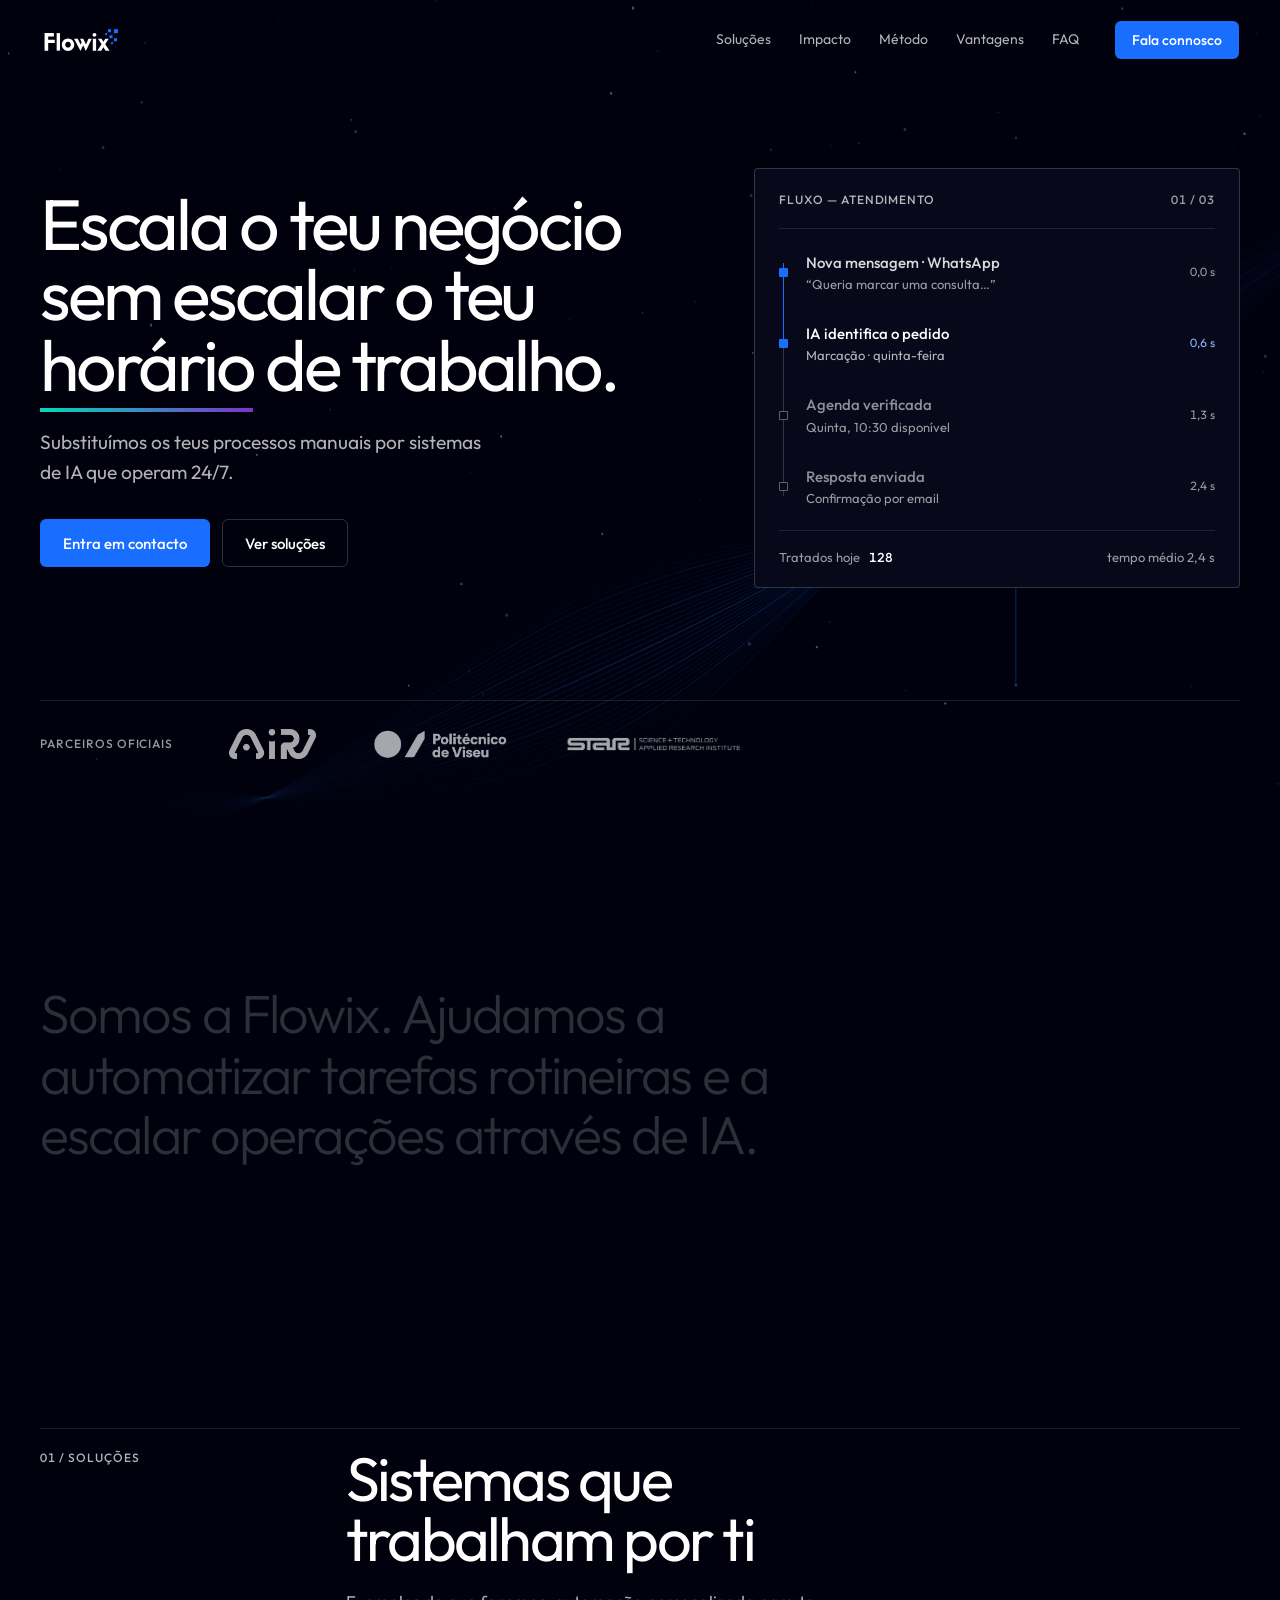
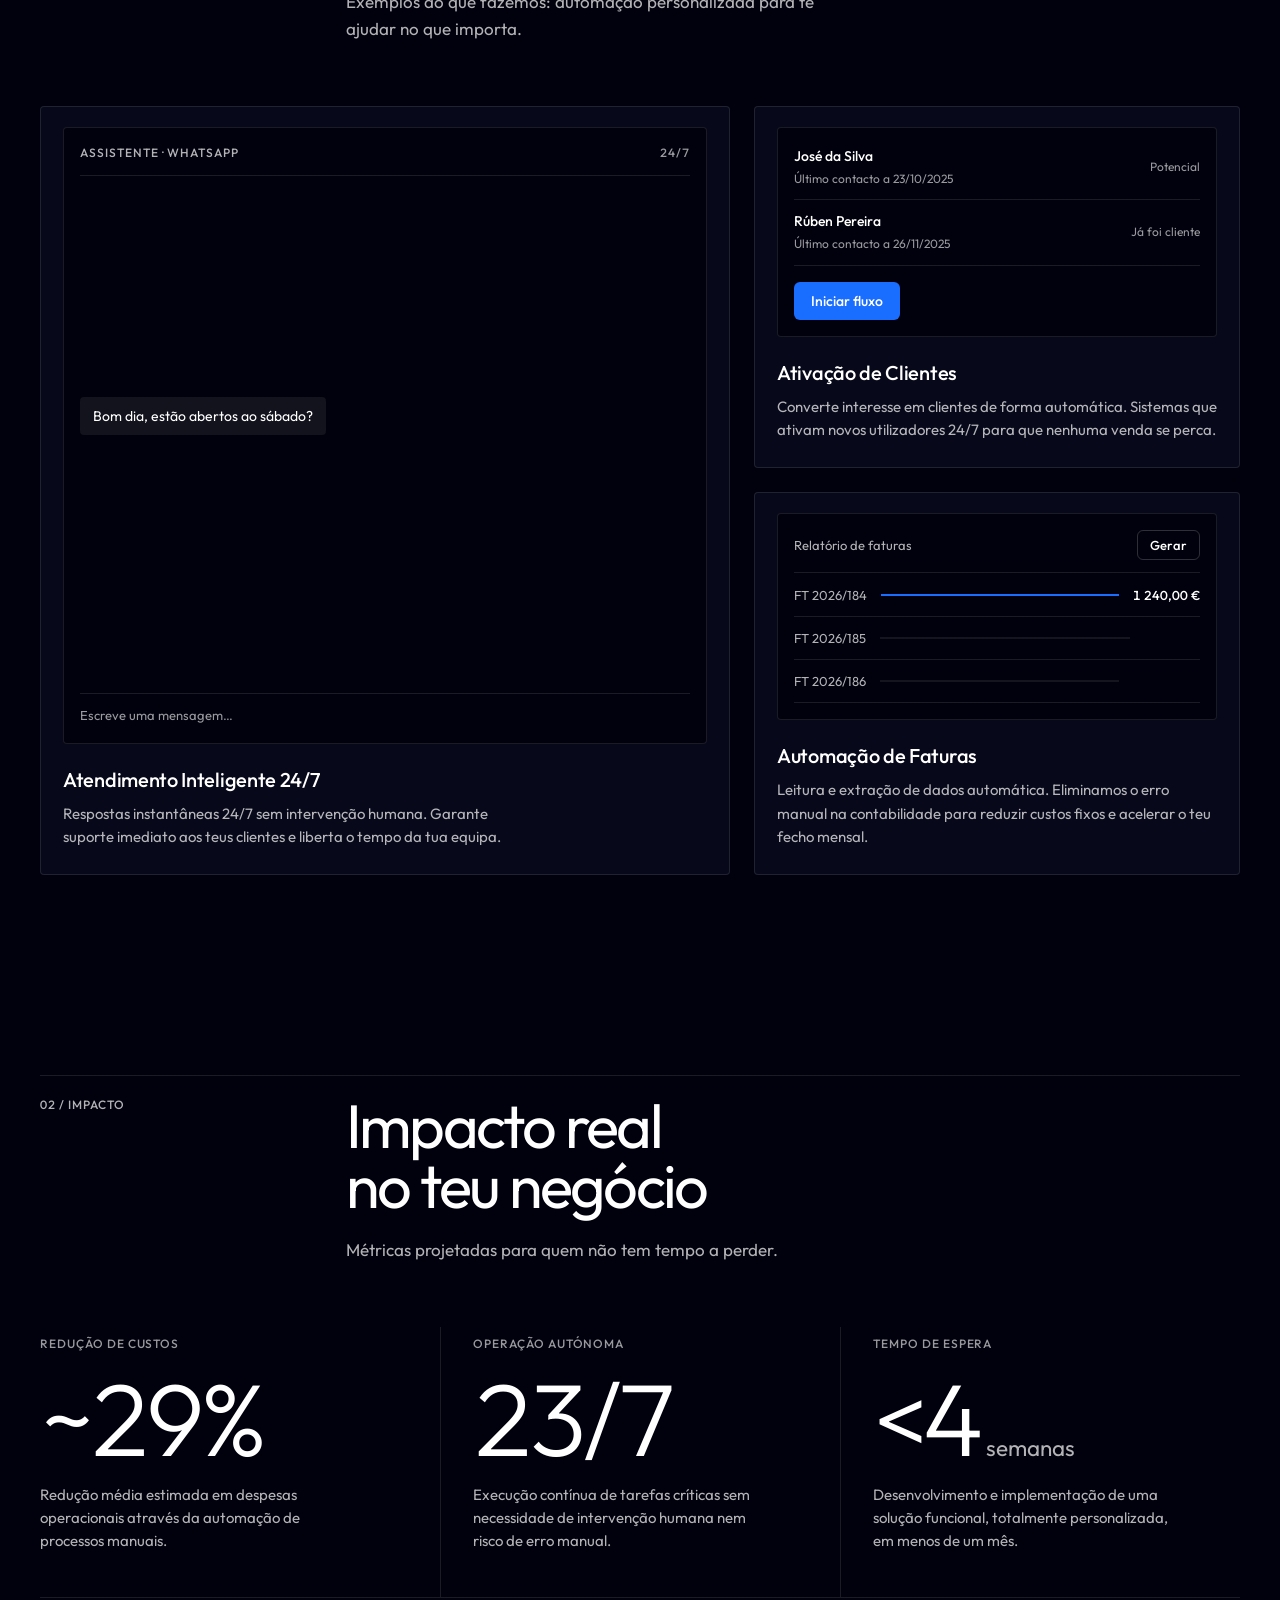
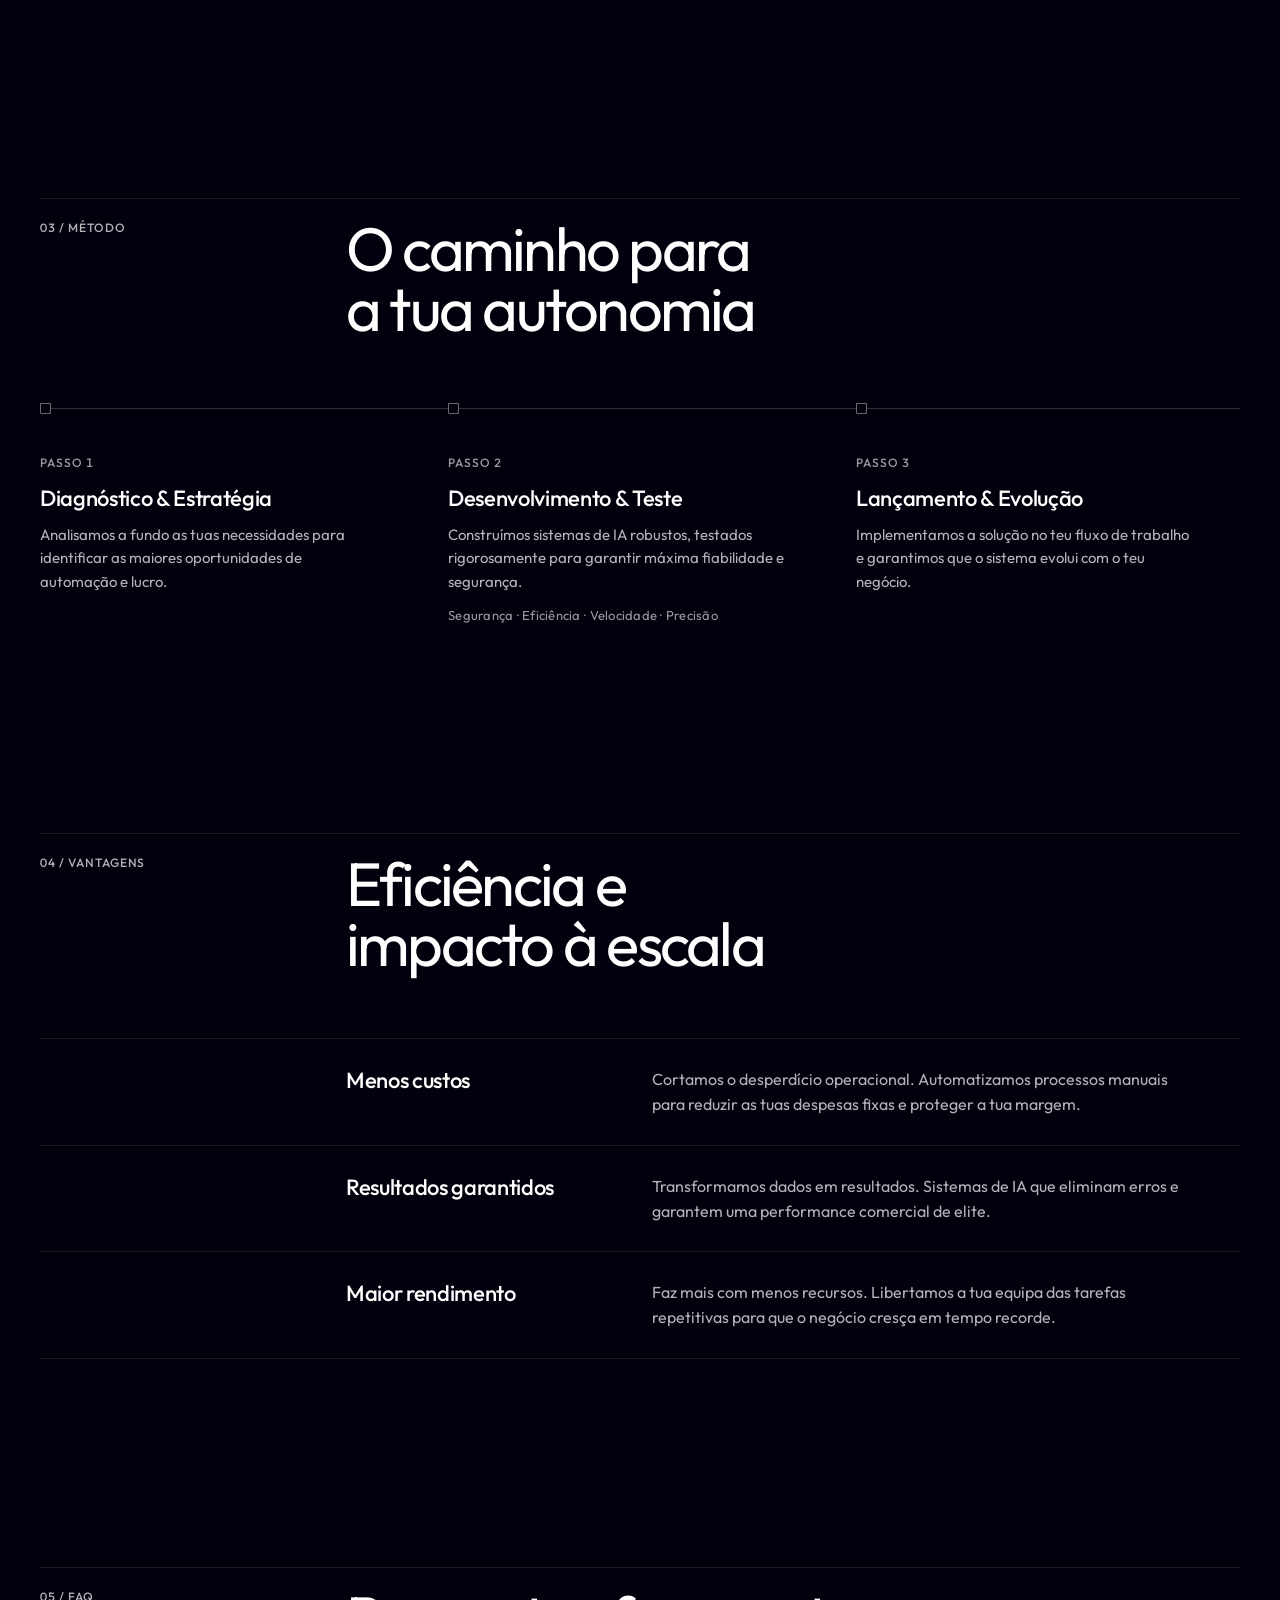
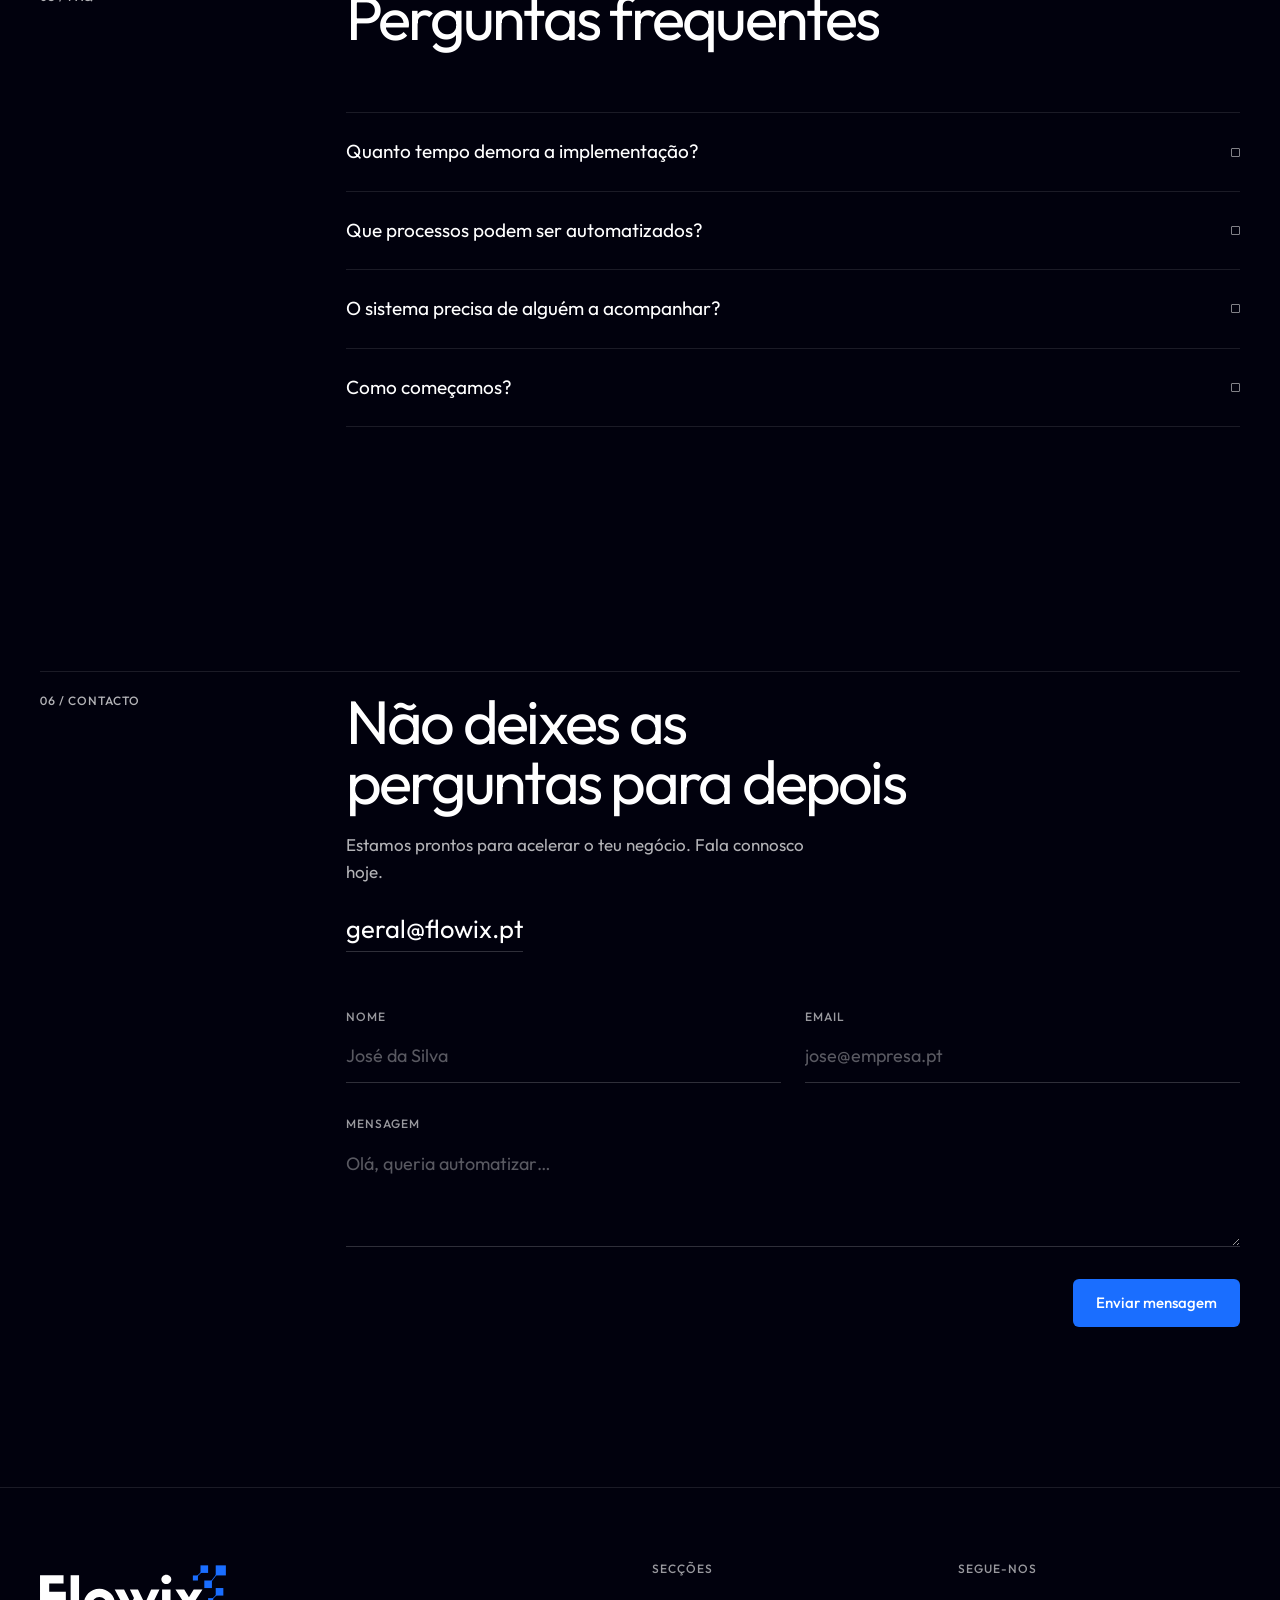
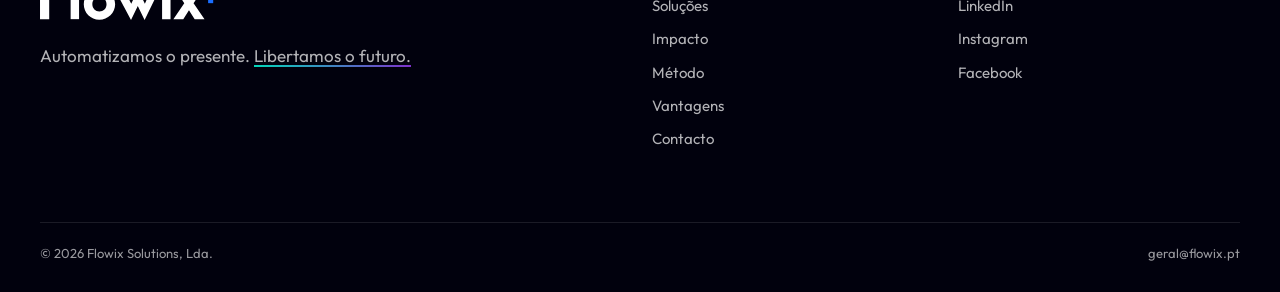
<file: site/index.html>
<!DOCTYPE html>
<html lang="pt-PT">
<head>
  <meta charset="utf-8" />
  <meta name="viewport" content="width=device-width, initial-scale=1" />
  <title>Flowix — Parceiros de Automação & IA</title>
  <meta name="description" content="Substituímos os teus processos manuais por sistemas de IA que operam 24/7. Soluções a funcionar em menos de 4 semanas." />
  <meta name="theme-color" content="#01010d" />
  <meta property="og:title" content="Flowix — Parceiros de Automação & IA" />
  <meta property="og:description" content="Escala o teu negócio sem escalar o teu horário de trabalho." />
  <meta property="og:locale" content="pt_PT" />
  <link rel="icon" href="assets/favicon.png" />
  <link rel="preconnect" href="https://fonts.googleapis.com" />
  <link rel="preconnect" href="https://fonts.gstatic.com" crossorigin />
  <link href="https://fonts.googleapis.com/css2?family=Outfit:wght@300;400;500&display=swap" rel="stylesheet" />
  <link rel="stylesheet" href="styles.css?v=5" />
</head>
<body>
  <a class="skip" href="#conteudo">Saltar para o conteúdo</a>

  <header class="nav" id="nav">
    <div class="nav__inner">
      <a class="nav__logo" href="#inicio" aria-label="Flowix — início">
        <img src="assets/logo-full-light.svg" alt="Flowix" width="92" height="30" />
      </a>
      <nav class="nav__links" aria-label="Secções">
        <a href="#solucoes">Soluções</a>
        <a href="#impacto">Impacto</a>
        <a href="#metodo">Método</a>
        <a href="#vantagens">Vantagens</a>
        <a href="#faq">FAQ</a>
      </nav>
      <a class="btn btn--primary btn--sm nav__cta" href="#contacto">Fala connosco</a>
      <button class="nav__toggle" aria-expanded="false" aria-controls="menu" aria-label="Abrir menu"><span></span><span></span></button>
    </div>
    <div class="nav__menu" id="menu" hidden>
      <a href="#solucoes">Soluções</a>
      <a href="#impacto">Impacto</a>
      <a href="#metodo">Método</a>
      <a href="#vantagens">Vantagens</a>
      <a href="#faq">FAQ</a>
      <a class="btn btn--primary" href="#contacto">Fala connosco</a>
    </div>
  </header>

  <main id="conteudo">
    <!-- HERO -->
    <section class="hero" id="inicio">
      <canvas class="hero__flow" id="flow" aria-hidden="true"></canvas>
      <div class="wrap hero__grid">
        <div class="hero__copy">
          <h1 class="hero__title reveal">
            Escala o teu negócio sem escalar o teu <span class="u-flow">horário</span> de trabalho.
          </h1>
          <p class="hero__lede reveal">Substituímos os teus processos manuais por sistemas de IA que operam 24/7.</p>
          <div class="hero__ctas reveal">
            <a class="btn btn--primary" href="#contacto">Entra em contacto</a>
            <a class="btn btn--ghost" href="#solucoes">Ver soluções</a>
          </div>
        </div>

        <!-- Live flow: steps joined like the mark -->
        <figure class="flowcard reveal" aria-label="Exemplo de um fluxo automático">
          <figcaption class="flowcard__top">
            <span class="idx" id="flowName">Fluxo — Atendimento</span>
            <span class="idx idx--dim" id="flowIdx">01 / 03</span>
          </figcaption>
          <ol class="flowcard__steps" id="flowSteps"></ol>
          <div class="flowcard__foot">
            <span>Tratados hoje <strong id="flowCount">128</strong></span>
            <span id="flowTime">tempo médio 2,4 s</span>
          </div>
        </figure>
      </div>

      <div class="wrap partners reveal">
        <p class="idx idx--dim">Parceiros oficiais</p>
        <ul>
          <li><img src="assets/partners/airv.png" alt="AIRV — Associação Empresarial da Região de Viseu" height="30" /></li>
          <li><img src="assets/partners/ipv.png" alt="Politécnico de Viseu" height="30" /></li>
          <li><img src="assets/partners/star.png" alt="STAR Institute — Science and Technology Applied Research Institute" height="22" /></li>
        </ul>
      </div>
    </section>

    <!-- SOBRE -->
    <section class="about" id="sobre" aria-label="Sobre nós">
      <div class="wrap">
        <p class="about__text" id="aboutText">Somos a Flowix. Ajudamos a automatizar tarefas rotineiras e a escalar operações através de IA.</p>
      </div>
    </section>

    <!-- SOLUÇÕES -->
    <section class="section" id="solucoes">
      <div class="wrap">
        <header class="sh reveal">
          <span class="idx">01 / Soluções</span>
          <div>
            <h2>Sistemas que trabalham por ti</h2>
            <p>Exemplos do que fazemos: automação personalizada para te ajudar no que importa.</p>
          </div>
        </header>

        <div class="bento">
          <article class="card card--chat reveal">
            <div class="demo demo--chat" aria-hidden="true">
              <div class="demo__head"><span class="idx">Assistente · WhatsApp</span><span class="idx idx--dim">24/7</span></div>
              <div class="bubble bubble--in">Bom dia, estão abertos ao sábado?</div>
              <div class="bubble bubble--out">Bom dia! Ao sábado estamos abertos das 9:00 às 13:00.</div>
              <div class="bubble bubble--in">Então queria marcar uma consulta para quinta.</div>
              <div class="bubble bubble--out">Claro. Tenho quinta às 10:30 ou às 15:00. Qual prefere?</div>
              <div class="bubble bubble--in">10:30, obrigado.</div>
              <div class="bubble bubble--out">Marcado. Enviei a confirmação por email.</div>
              <div class="demo__input"><span>Escreve uma mensagem…</span></div>
            </div>
            <h3>Atendimento Inteligente 24/7</h3>
            <p>Respostas instantâneas 24/7 sem intervenção humana. Garante suporte imediato aos teus clientes e liberta o tempo da tua equipa.</p>
          </article>

          <article class="card card--crm reveal">
            <div class="demo demo--crm">
              <ul class="rows">
                <li><span><strong>José da Silva</strong><small>Último contacto a 23/10/2025</small></span><em>Potencial</em></li>
                <li><span><strong>Rúben Pereira</strong><small>Último contacto a 26/11/2025</small></span><em>Já foi cliente</em></li>
              </ul>
              <button class="btn btn--primary btn--sm" id="crmBtn" type="button">Iniciar fluxo</button>
            </div>
            <h3>Ativação de Clientes</h3>
            <p>Converte interesse em clientes de forma automática. Sistemas que ativam novos utilizadores 24/7 para que nenhuma venda se perca.</p>
          </article>

          <article class="card card--inv reveal">
            <div class="demo demo--inv">
              <div class="demo__bar">
                <span>Relatório de faturas</span>
                <button class="btn btn--ghost btn--xs" id="invBtn" type="button">Gerar</button>
              </div>
              <ul class="rows inv" id="invList">
                <li><span>FT 2026/184</span><span class="inv__bar"><i></i></span><b>1 240,00 €</b></li>
                <li><span>FT 2026/185</span><span class="inv__bar"><i></i></span><b>386,50 €</b></li>
                <li><span>FT 2026/186</span><span class="inv__bar"><i></i></span><b>2 015,20 €</b></li>
              </ul>
            </div>
            <h3>Automação de Faturas</h3>
            <p>Leitura e extração de dados automática. Eliminamos o erro manual na contabilidade para reduzir custos fixos e acelerar o teu fecho mensal.</p>
          </article>
        </div>
      </div>
    </section>

    <!-- IMPACTO -->
    <section class="section section--tight" id="impacto">
      <div class="wrap">
        <header class="sh reveal">
          <span class="idx">02 / Impacto</span>
          <div>
            <h2>Impacto real no teu negócio</h2>
            <p>Métricas projetadas para quem não tem tempo a perder.</p>
          </div>
        </header>
        <div class="stats">
          <div class="stat reveal">
            <span class="idx idx--dim">Redução de custos</span>
            <strong class="stat__num"><span class="count" data-to="30" data-prefix="~">~0</span>%</strong>
            <p>Redução média estimada em despesas operacionais através da automação de processos manuais.</p>
          </div>
          <div class="stat reveal">
            <span class="idx idx--dim">Operação autónoma</span>
            <strong class="stat__num"><span class="count" data-to="24">0</span>/7</strong>
            <p>Execução contínua de tarefas críticas sem necessidade de intervenção humana nem risco de erro manual.</p>
          </div>
          <div class="stat reveal">
            <span class="idx idx--dim">Tempo de espera</span>
            <strong class="stat__num">&lt;<span class="count" data-to="4">0</span><small>semanas</small></strong>
            <p>Desenvolvimento e implementação de uma solução funcional, totalmente personalizada, em menos de um mês.</p>
          </div>
        </div>
      </div>
    </section>

    <!-- MÉTODO -->
    <section class="section" id="metodo">
      <div class="wrap">
        <header class="sh reveal">
          <span class="idx">03 / Método</span>
          <div>
            <h2>O caminho para a tua autonomia</h2>
          </div>
        </header>
        <ol class="steps" id="steps">
          <li class="step reveal">
            <span class="step__node" aria-hidden="true"></span>
            <span class="idx idx--dim">Passo 1</span>
            <h3>Diagnóstico &amp; Estratégia</h3>
            <p>Analisamos a fundo as tuas necessidades para identificar as maiores oportunidades de automação e lucro.</p>
          </li>
          <li class="step reveal">
            <span class="step__node" aria-hidden="true"></span>
            <span class="idx idx--dim">Passo 2</span>
            <h3>Desenvolvimento &amp; Teste</h3>
            <p>Construímos sistemas de IA robustos, testados rigorosamente para garantir máxima fiabilidade e segurança.</p>
            <p class="step__criteria">Segurança · Eficiência · Velocidade · Precisão</p>
          </li>
          <li class="step reveal">
            <span class="step__node" aria-hidden="true"></span>
            <span class="idx idx--dim">Passo 3</span>
            <h3>Lançamento &amp; Evolução</h3>
            <p>Implementamos a solução no teu fluxo de trabalho e garantimos que o sistema evolui com o teu negócio.</p>
          </li>
        </ol>
      </div>
    </section>

    <!-- VANTAGENS -->
    <section class="section" id="vantagens">
      <div class="wrap">
        <header class="sh reveal">
          <span class="idx">04 / Vantagens</span>
          <div>
            <h2>Eficiência e impacto à escala</h2>
          </div>
        </header>
        <ul class="perks">
          <li class="perk reveal">
            <h3>Menos custos</h3>
            <p>Cortamos o desperdício operacional. Automatizamos processos manuais para reduzir as tuas despesas fixas e proteger a tua margem.</p>
          </li>
          <li class="perk reveal">
            <h3>Resultados garantidos</h3>
            <p>Transformamos dados em resultados. Sistemas de IA que eliminam erros e garantem uma performance comercial de elite.</p>
          </li>
          <li class="perk reveal">
            <h3>Maior rendimento</h3>
            <p>Faz mais com menos recursos. Libertamos a tua equipa das tarefas repetitivas para que o negócio cresça em tempo recorde.</p>
          </li>
        </ul>
      </div>
    </section>

    <!-- FAQ -->
    <section class="section" id="faq">
      <div class="wrap">
        <header class="sh reveal">
          <span class="idx">05 / FAQ</span>
          <div>
            <h2>Perguntas frequentes</h2>
          </div>
        </header>
        <div class="faq reveal">
          <details>
            <summary>Quanto tempo demora a implementação?</summary>
            <p>Menos de 4 semanas desde o diagnóstico até teres uma solução funcional, totalmente personalizada, a correr no teu negócio.</p>
          </details>
          <details>
            <summary>Que processos podem ser automatizados?</summary>
            <p>Tarefas rotineiras e repetitivas: atendimento a clientes, ativação de novos clientes, leitura e lançamento de faturas, entre outras. O diagnóstico inicial mostra onde está o maior retorno.</p>
          </details>
          <details>
            <summary>O sistema precisa de alguém a acompanhar?</summary>
            <p>Não no dia a dia. Os sistemas operam 24/7 sem intervenção humana nas tarefas automatizadas. Depois do lançamento continuamos contigo para que o sistema evolua com o negócio.</p>
          </details>
          <details>
            <summary>Como começamos?</summary>
            <p>Fala connosco pelo formulário abaixo ou por <a href="mailto:geral@flowix.pt">geral@flowix.pt</a>. O primeiro passo é o diagnóstico.</p>
          </details>
        </div>
      </div>
    </section>

    <!-- CONTACTO -->
    <section class="section section--wide contact" id="contacto">
      <div class="wrap">
        <header class="sh reveal">
          <span class="idx">06 / Contacto</span>
          <div>
            <h2>Não deixes as perguntas para depois</h2>
            <p>Estamos prontos para acelerar o teu negócio. Fala connosco hoje.</p>
            <a class="contact__mail" href="mailto:geral@flowix.pt">geral@flowix.pt</a>
          </div>
        </header>
        <form class="form reveal" id="contactForm" novalidate>
          <label><span class="idx idx--dim">Nome</span><input name="nome" autocomplete="name" placeholder="José da Silva" required /></label>
          <label><span class="idx idx--dim">Email</span><input name="email" type="email" autocomplete="email" placeholder="jose@empresa.pt" required /></label>
          <label class="form__full"><span class="idx idx--dim">Mensagem</span><textarea name="mensagem" rows="3" placeholder="Olá, queria automatizar…" required></textarea></label>
          <div class="form__full form__send">
            <p class="form__note" id="formNote" role="status"></p>
            <button class="btn btn--primary" type="submit">Enviar mensagem</button>
          </div>
        </form>
      </div>
    </section>
  </main>

  <footer class="footer">
    <div class="wrap footer__grid">
      <div>
        <img class="footer__logo" src="assets/logo-full-light.svg" alt="Flowix" width="200" height="66" />
        <p class="footer__tag">Automatizamos o presente. <span class="u-flow">Libertamos o futuro.</span></p>
      </div>
      <nav class="footer__nav" aria-label="Rodapé">
        <p class="idx idx--dim">Secções</p>
        <a href="#solucoes">Soluções</a>
        <a href="#impacto">Impacto</a>
        <a href="#metodo">Método</a>
        <a href="#vantagens">Vantagens</a>
        <a href="#contacto">Contacto</a>
      </nav>
      <div class="footer__nav">
        <p class="idx idx--dim">Segue-nos</p>
        <a href="https://www.linkedin.com/company/flowixpt" target="_blank" rel="noopener">LinkedIn</a>
        <a href="https://www.instagram.com/flowix.solutions/" target="_blank" rel="noopener">Instagram</a>
        <a href="https://www.facebook.com/profile.php?id=61585345720739" target="_blank" rel="noopener">Facebook</a>
      </div>
    </div>
    <div class="wrap footer__base">
      <span>© 2026 Flowix Solutions, Lda.</span>
      <a href="mailto:geral@flowix.pt">geral@flowix.pt</a>
    </div>
  </footer>

  <script src="main.js?v=5" defer></script>
</body>
</html>
</file>
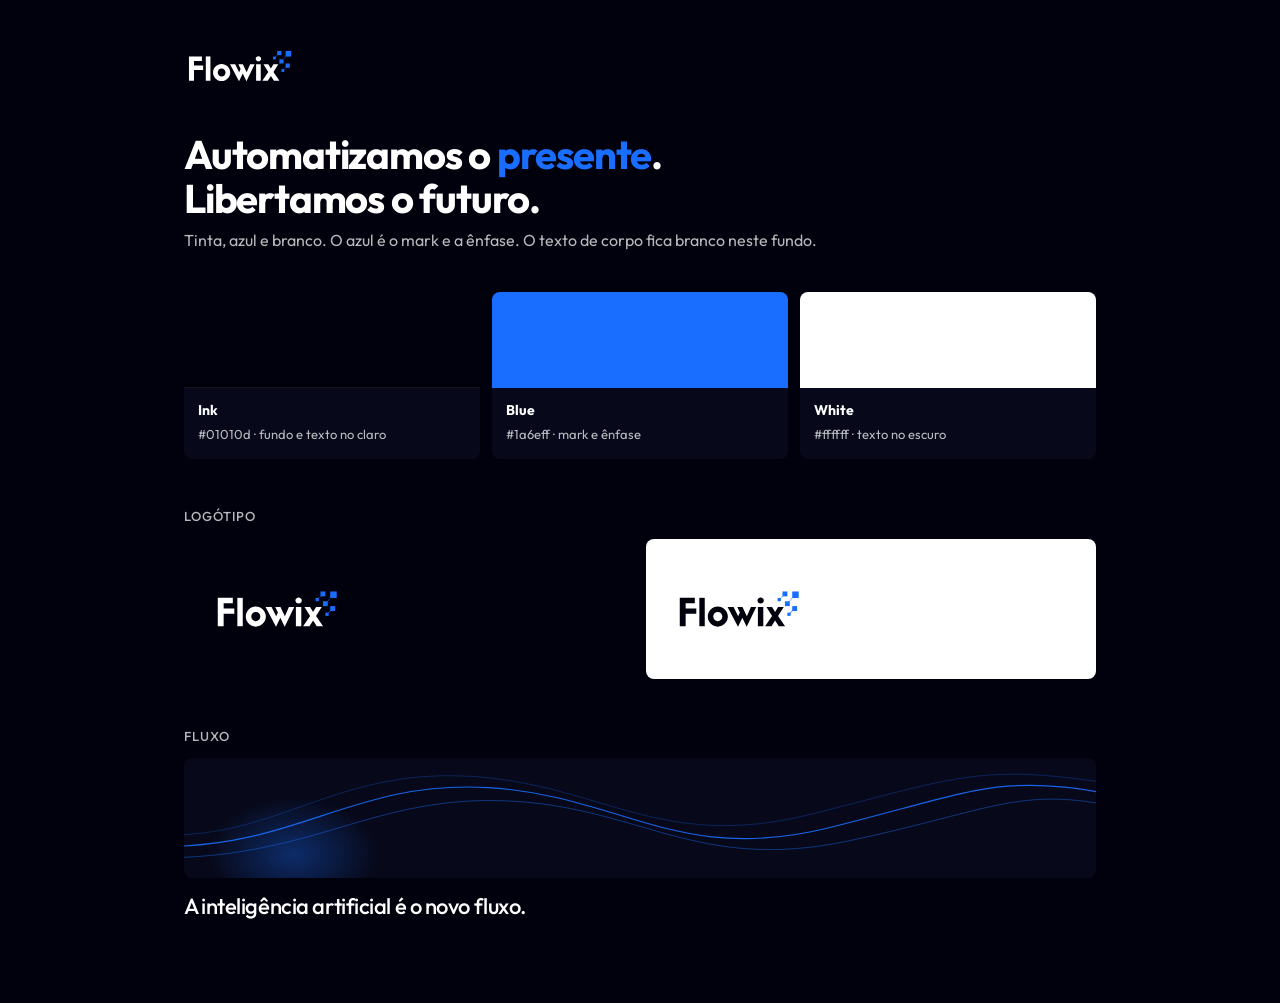
<file: brand/board.html>
<!DOCTYPE html>
<html lang="pt">
<head>
  <meta charset="utf-8" />
  <meta name="viewport" content="width=device-width, initial-scale=1" />
  <title>Flowix — paleta</title>
  <link rel="preconnect" href="https://fonts.googleapis.com" />
  <link rel="preconnect" href="https://fonts.gstatic.com" crossorigin />
  <link href="https://fonts.googleapis.com/css2?family=Outfit:wght@400;500;700&display=swap" rel="stylesheet" />
  <link rel="stylesheet" href="tokens.css" />
  <style>
    * { box-sizing: border-box; }
    body {
      margin: 0;
      background: var(--fx-ink);
      color: var(--fx-text);
      font-family: var(--fx-font);
      line-height: 1.5;
    }
    main { max-width: 960px; margin: 0 auto; padding: 48px 24px 80px; }
    header { display: flex; justify-content: space-between; align-items: center; gap: 24px; }
    .logo { height: 36px; width: auto; }
    h1 { font-size: 40px; line-height: 1.1; font-weight: 700; letter-spacing: -0.03em; margin: 48px 0 8px; }
    h1 em { font-style: normal; color: var(--fx-blue); }
    .lede { color: var(--fx-text-muted); max-width: 42rem; margin: 0 0 40px; }
    .swatches { display: grid; grid-template-columns: repeat(3, 1fr); gap: 12px; }
    .swatch { border-radius: var(--fx-radius-control); overflow: hidden; background: var(--fx-surface); }
    .chip { height: 96px; }
    .meta { padding: 12px 14px 14px; }
    .meta strong { display: block; font-size: 14px; }
    .meta span { color: var(--fx-text-muted); font-size: 13px; }
    .ink { background: var(--fx-ink); border-bottom: 1px solid rgba(255,255,255,0.08); }
    .blue { background: var(--fx-blue); }
    .white { background: var(--fx-white); }
    section { margin-top: 48px; }
    h2 { font-size: 13px; letter-spacing: 0.08em; text-transform: uppercase; color: var(--fx-text-muted); font-weight: 500; }
    .pair { display: grid; grid-template-columns: 1fr 1fr; gap: 12px; margin-top: 12px; }
    .panel { border-radius: var(--fx-radius-control); padding: 28px; min-height: 140px; display: flex; align-items: center; }
    .panel img { height: 42px; }
    .on-light { background: var(--fx-white); }
    .tagline { font-size: 22px; font-weight: 500; letter-spacing: -0.02em; margin: 12px 0 0; }
    .flow {
      margin-top: 12px;
      height: 120px;
      border-radius: var(--fx-radius-control);
      background:
        radial-gradient(120px 80px at 12% 80%, rgba(26,110,255,0.35), transparent 70%),
        var(--fx-surface);
      overflow: hidden;
    }
    @media (max-width: 700px) {
      .swatches, .pair { grid-template-columns: 1fr; }
      h1 { font-size: 32px; }
    }
  </style>
</head>
<body>
  <main>
    <header>
      <img class="logo" src="logos/logo-full-light.svg" alt="Flowix" />
    </header>
    <h1>Automatizamos o <em>presente</em>.<br />Libertamos o futuro.</h1>
    <p class="lede">Tinta, azul e branco. O azul é o mark e a ênfase. O texto de corpo fica branco neste fundo.</p>
    <div class="swatches">
      <article class="swatch">
        <div class="chip ink"></div>
        <div class="meta"><strong>Ink</strong><span>#01010d · fundo e texto no claro</span></div>
      </article>
      <article class="swatch">
        <div class="chip blue"></div>
        <div class="meta"><strong>Blue</strong><span>#1a6eff · mark e ênfase</span></div>
      </article>
      <article class="swatch">
        <div class="chip white"></div>
        <div class="meta"><strong>White</strong><span>#ffffff · texto no escuro</span></div>
      </article>
    </div>
    <section>
      <h2>Logótipo</h2>
      <div class="pair">
        <div class="panel" style="background: var(--fx-ink)"><img src="logos/logo-full-light.svg" alt="Flowix em fundo escuro" /></div>
        <div class="panel on-light"><img src="logos/logo-full-ink.svg" alt="Flowix em fundo claro" /></div>
      </div>
    </section>
    <section>
      <h2>Fluxo</h2>
      <div class="flow" aria-hidden="true">
        <svg viewBox="0 0 960 120" width="100%" height="120" fill="none">
          <path d="M-20 90 C 120 90, 180 20, 320 28 S 520 110, 680 70 S 860 10, 1000 40" stroke="#1a6eff" stroke-width="1.25" opacity="0.9"/>
          <path d="M-20 102 C 140 100, 200 36, 340 42 S 540 118, 700 84 S 880 24, 1000 52" stroke="#1a6eff" stroke-width="1" opacity="0.45"/>
          <path d="M-20 78 C 100 80, 160 8, 300 16 S 500 96, 660 56 S 840 0, 1000 28" stroke="#1a6eff" stroke-width="1" opacity="0.28"/>
        </svg>
      </div>
      <p class="tagline">A inteligência artificial é o novo fluxo.</p>
    </section>
  </main>
</body>
</html>
</file>
<file: site/styles.css>
/* Flowix landing.
   Tokens mirror brand/tokens.css — change colours there first, then here.
   System: editorial, left-aligned, hairline rules, numbered section indices,
   short corners (brand: controls max 8px), one glow only (Método line). */

:root {
  --fx-ink: #01010d;
  --fx-blue: #1a6eff;
  --fx-white: #ffffff;

  /* Derived */
  --fx-surface: #07091a;
  --fx-line: rgba(255, 255, 255, 0.1);
  --fx-line-strong: rgba(255, 255, 255, 0.18);
  --fx-text: var(--fx-white);
  --fx-text-muted: rgba(255, 255, 255, 0.7);
  --fx-text-dim: rgba(255, 255, 255, 0.6);   /* AA on ink at small sizes */

  /* Accent from the 2026 social posts (caption underline). Decoration only, never text. */
  --fx-flow: linear-gradient(90deg, #03d8ba 0%, #4085c2 50%, #7e32cb 100%);

  --fx-font: "Outfit", "Avenir Next", "Segoe UI", sans-serif;
  --r-node: 1px;
  --r-control: 6px;
  --r-card: 4px;
  --wrap: 1200px;
  --gutter: 24px;
  --ease: cubic-bezier(0.22, 1, 0.36, 1);
}

*, *::before, *::after { box-sizing: border-box; }
html { scroll-behavior: smooth; -webkit-text-size-adjust: 100%; }
body {
  margin: 0;
  background: var(--fx-ink);
  color: var(--fx-text);
  font-family: var(--fx-font);
  font-weight: 400;
  line-height: 1.55;
  overflow-x: hidden;
  -webkit-font-smoothing: antialiased;
}
img, svg, canvas { display: block; max-width: 100%; }
a { color: inherit; }
h1, h2, h3 { margin: 0; }
h1, h2 { font-weight: 400; letter-spacing: -0.045em; line-height: 0.98; text-wrap: balance; }
h3 { font-weight: 500; font-size: 20px; letter-spacing: -0.015em; line-height: 1.2; }
p { margin: 0; }
ul, ol { list-style: none; margin: 0; padding: 0; }
::selection { background: var(--fx-blue); color: #fff; }
:focus-visible { outline: 2px solid var(--fx-blue); outline-offset: 3px; }

.wrap { width: min(100% - 32px, var(--wrap)); margin-inline: auto; }
.skip { position: absolute; left: -9999px; top: 8px; background: var(--fx-blue); padding: 8px 12px; z-index: 100; }
.skip:focus { left: 8px; }

/* ---------- Primitives ---------- */
/* Section index / label: plain text, no box */
.idx {
  font-size: 12px; font-weight: 500; letter-spacing: 0.08em; text-transform: uppercase;
  font-variant-numeric: tabular-nums; color: var(--fx-text-muted);
}
.idx--dim { color: var(--fx-text-dim); }

.btn {
  --h: 48px;
  display: inline-flex; align-items: center; justify-content: center; gap: 8px;
  height: var(--h); padding: 0 22px;
  font: 500 15px/1 var(--fx-font);
  text-decoration: none; cursor: pointer;
  border-radius: var(--r-control);
  border: 1px solid transparent;
  transition: background 0.2s, border-color 0.2s, color 0.2s;
}
.btn--primary { background: var(--fx-blue); color: #fff; }
.btn--primary:hover { background: #0f5fe8; }
.btn--ghost { background: transparent; color: #fff; border-color: var(--fx-line-strong); }
.btn--ghost:hover { border-color: rgba(255,255,255,0.45); }
.btn--sm { --h: 38px; padding: 0 16px; font-size: 14px; }
.btn--xs { --h: 30px; padding: 0 12px; font-size: 13px; }

/* Gradient underline, as in the social posts. Hero word and footer only. */
.u-flow { position: relative; white-space: nowrap; }
.u-flow::after {
  content: ""; position: absolute; left: 0; right: 0; bottom: -0.04em; height: 0.06em; min-height: 2px;
  background: var(--fx-flow);
  transform-origin: left; transform: scaleX(0);
  transition: transform 1.1s var(--ease) 0.5s;
}
.is-in .u-flow::after, .footer .u-flow::after { transform: scaleX(1); }

/* Reveal on scroll */
.reveal { opacity: 0; transform: translateY(16px); transition: opacity 0.9s var(--ease), transform 0.9s var(--ease); }
.reveal.is-in { opacity: 1; transform: none; }

/* ---------- Nav ---------- */
.nav { position: fixed; inset: 10px 0 auto; z-index: 50; pointer-events: none; }
.nav__inner {
  pointer-events: auto;
  /* 18px inner padding sits outside the content edge, so the logo lines up with .wrap */
  width: min(100% - 8px, calc(var(--wrap) + 36px)); margin-inline: auto;
  display: flex; align-items: center; gap: 24px;
  height: 60px; padding: 0 18px;
  border: 1px solid transparent; border-radius: var(--r-control);
  transition: background 0.3s, border-color 0.3s;
}
.nav.is-scrolled .nav__inner { background: rgba(1, 1, 13, 0.88); border-color: var(--fx-line); backdrop-filter: blur(12px); -webkit-backdrop-filter: blur(12px); }
.nav__logo img { height: 26px; width: auto; }
.nav__links { display: flex; gap: 28px; margin-left: auto; margin-right: 12px; }
.nav__links a { text-decoration: none; font-size: 14px; color: var(--fx-text-muted); padding: 6px 0; border-bottom: 1px solid transparent; transition: color 0.2s, border-color 0.2s; }
.nav__links a:hover { color: #fff; }
.nav__links a.is-active { color: #fff; border-bottom-color: var(--fx-blue); }
.nav__toggle { display: none; margin-left: auto; width: 42px; height: 42px; background: transparent; border: 1px solid var(--fx-line-strong); border-radius: var(--r-control); cursor: pointer; padding: 0; }
.nav__toggle span { display: block; width: 18px; height: 1.5px; background: #fff; margin: 5px auto; transition: transform 0.3s var(--ease); }
.nav__toggle[aria-expanded="true"] span:first-child { transform: translateY(3.25px) rotate(45deg); }
.nav__toggle[aria-expanded="true"] span:last-child { transform: translateY(-3.25px) rotate(-45deg); }
.nav__menu {
  pointer-events: auto;
  width: min(100% - 8px, calc(var(--wrap) + 36px)); margin: 6px auto 0;
  display: grid; padding: 8px 18px 18px;
  background: var(--fx-ink); border: 1px solid var(--fx-line); border-radius: var(--r-control);
}
.nav__menu[hidden] { display: none; }
.nav__menu a:not(.btn) { text-decoration: none; padding: 14px 0; font-size: 18px; border-bottom: 1px solid var(--fx-line); }
.nav__menu .btn { margin-top: 18px; }

/* ---------- Hero ---------- */
.hero { position: relative; padding: 168px 0 64px; overflow: hidden; isolation: isolate; }
.hero__flow { position: absolute; inset: 0; width: 100%; height: 100%; z-index: -1; }
.hero::after { /* fade into page */
  content: ""; position: absolute; inset: auto 0 0; height: 160px; z-index: -1;
  background: linear-gradient(transparent, var(--fx-ink));
}
.hero__grid { display: grid; grid-template-columns: repeat(12, 1fr); gap: var(--gutter); align-items: center; }
.hero__copy { grid-column: 1 / span 7; display: grid; gap: 28px; justify-items: start; }
.hero__title { font-size: clamp(42px, 5.6vw, 80px); }
.hero__lede { font-size: clamp(17px, 1.5vw, 20px); color: var(--fx-text-muted); max-width: 34ch; }
.hero__ctas { display: flex; flex-wrap: wrap; gap: 12px; margin-top: 4px; }
.hero__copy .reveal:nth-child(2) { transition-delay: 0.1s; }
.hero__copy .reveal:nth-child(3) { transition-delay: 0.2s; }

/* Flow card: steps joined by a rail, nodes are the mark's squares */
.flowcard {
  grid-column: 8 / span 5;
  margin: 0; padding: 22px 24px 20px;
  background: var(--fx-surface);
  border: 1px solid var(--fx-line-strong);
  border-radius: var(--r-card);
  transition-delay: 0.3s;
}
.flowcard__top { display: flex; justify-content: space-between; gap: 12px; padding-bottom: 18px; border-bottom: 1px solid var(--fx-line); }
.flowcard__steps { position: relative; display: grid; gap: 0; margin: 8px 0; --fill: 0; }
.flowcard__steps::before, .flowcard__steps::after { /* rail, then its blue fill */
  content: ""; position: absolute; left: 4px; top: 26px; bottom: 26px; width: 1px; background: var(--fx-line-strong);
}
.flowcard__steps::after { background: var(--fx-blue); transform-origin: top; transform: scaleY(var(--fill)); transition: transform 0.9s var(--ease); }
.fstep {
  position: relative;
  display: grid; grid-template-columns: 9px 1fr auto; align-items: center; gap: 18px;
  padding: 14px 0;
  color: var(--fx-text-dim);
  transition: color 0.4s;
}
.fstep__node {
  width: 9px; height: 9px; border-radius: var(--r-node); position: relative; z-index: 1;
  background: var(--fx-surface); border: 1px solid rgba(255,255,255,0.35);
  transition: background 0.3s, border-color 0.3s;
}
.fstep strong { display: block; font-weight: 500; font-size: 15px; color: rgba(255,255,255,0.55); transition: color 0.4s; }
.fstep small { display: block; font-size: 13px; }
.fstep__t { font-size: 12px; font-variant-numeric: tabular-nums; }
.fstep.is-done .fstep__node, .fstep.is-active .fstep__node { background: var(--fx-blue); border-color: var(--fx-blue); }
.fstep.is-done strong { color: rgba(255,255,255,0.85); }
.fstep.is-active strong { color: #fff; }
.fstep.is-active { color: var(--fx-text-muted); }
.fstep.is-active .fstep__t { color: #8fb5ff; }
.flowcard__foot {
  display: flex; justify-content: space-between; gap: 8px; padding-top: 16px;
  border-top: 1px solid var(--fx-line); font-size: 13px; color: var(--fx-text-dim);
}
.flowcard__foot strong { color: #fff; font-weight: 500; font-variant-numeric: tabular-nums; margin-left: 6px; }

/* Partners */
.partners { margin-top: 112px; display: flex; flex-wrap: wrap; align-items: center; gap: 24px 56px; padding-top: 28px; border-top: 1px solid var(--fx-line); }
.partners ul { display: flex; flex-wrap: wrap; align-items: center; gap: 28px 56px; }
.partners img { width: auto; opacity: 0.65; filter: grayscale(1) brightness(1.6); transition: opacity 0.3s; }
.partners img:hover { opacity: 1; }

/* ---------- About (words light up with scroll) ---------- */
.about { padding: 160px 0; }
.about__text { font-size: clamp(30px, 4.2vw, 56px); font-weight: 300; letter-spacing: -0.035em; line-height: 1.12; max-width: 24ch; }
.about__text .w { color: rgba(255,255,255,0.18); transition: color 0.4s; }
.about__text .w.on { color: #fff; }
.about__text .w.brand.on { color: var(--fx-blue); }

/* ---------- Sections ---------- */
.section { padding: 104px 0; position: relative; }
.section--tight { padding: 96px 0; }
.section--wide { padding: 140px 0 160px; }

/* Section head: rule across the wrap, index at left, heading on the grid */
.sh {
  display: grid; grid-template-columns: repeat(12, 1fr); gap: var(--gutter);
  padding-top: 20px; border-top: 1px solid var(--fx-line); margin-bottom: 64px;
}
.sh > .idx { grid-column: 1 / span 3; }
.sh > div { grid-column: 4 / span 9; display: grid; gap: 20px; justify-items: start; }
.sh h2 { font-size: clamp(36px, 4.8vw, 64px); max-width: 16ch; }
.sh p { color: var(--fx-text-muted); font-size: 17px; max-width: 44ch; }

/* Cards */
.bento { display: grid; grid-template-columns: repeat(12, 1fr); grid-template-rows: auto auto; gap: var(--gutter); }
.card {
  display: flex; flex-direction: column; gap: 10px;
  padding: 20px 22px 26px;
  background: var(--fx-surface);
  border: 1px solid var(--fx-line); border-radius: var(--r-card);
  transition: border-color 0.3s;
}
.card:hover { border-color: var(--fx-line-strong); }
.card p { color: var(--fx-text-muted); font-size: 15px; max-width: 46ch; }
.card--chat { grid-column: 1 / span 7; grid-row: 1 / span 2; }
.card--crm, .card--inv { grid-column: 8 / span 5; }
.bento .reveal:nth-child(2) { transition-delay: 0.1s; }
.bento .reveal:nth-child(3) { transition-delay: 0.2s; }

.demo {
  margin-bottom: 14px; padding: 16px;
  background: var(--fx-ink); border: 1px solid var(--fx-line); border-radius: var(--r-card);
  display: flex; flex-direction: column; gap: 10px; overflow: hidden;
}
/* chat */
.demo--chat { flex: 1; min-height: 340px; justify-content: flex-end; }
.demo__head { display: flex; justify-content: space-between; margin-bottom: auto; padding-bottom: 12px; border-bottom: 1px solid var(--fx-line); }
.bubble { max-width: 78%; font-size: 14px; line-height: 1.45; padding: 9px 13px; border-radius: 4px; opacity: 0; transform: translateY(8px); transition: opacity 0.5s var(--ease), transform 0.5s var(--ease); }
.bubble--in { align-self: flex-start; background: rgba(255,255,255,0.07); }
.bubble--out { align-self: flex-end; background: var(--fx-blue); }
.bubble.show { opacity: 1; transform: none; }
.demo__input { margin-top: 6px; font-size: 13px; color: var(--fx-text-dim); padding: 11px 0 2px; border-top: 1px solid var(--fx-line); }
/* rows (crm, invoices) */
.rows li { display: flex; justify-content: space-between; align-items: center; gap: 12px; padding: 11px 0; border-bottom: 1px solid var(--fx-line); font-size: 13px; color: var(--fx-text-muted); }
.rows li:first-child { padding-top: 2px; }
.rows strong { display: block; font-size: 14px; font-weight: 500; color: #fff; }
.rows small { font-size: 12px; color: var(--fx-text-dim); }
.rows em { font-style: normal; font-size: 12px; color: var(--fx-text-dim); white-space: nowrap; }
.demo--crm .btn { align-self: flex-start; margin-top: 6px; }
.demo--crm .btn.is-sent { background: transparent; border-color: var(--fx-blue); color: #8fb5ff; }
/* invoices */
.demo__bar { display: flex; align-items: center; justify-content: space-between; gap: 10px; font-size: 13px; color: var(--fx-text-muted); padding-bottom: 12px; border-bottom: 1px solid var(--fx-line); }
.inv li { display: grid; grid-template-columns: auto 1fr auto; gap: 14px; }
.inv b { font-weight: 500; color: #fff; opacity: 0; transition: opacity 0.4s; font-variant-numeric: tabular-nums; }
.inv__bar { height: 2px; background: rgba(255,255,255,0.08); overflow: hidden; }
.inv__bar i { display: block; height: 100%; width: 0; background: var(--fx-blue); transition: width 0.9s var(--ease); }
.inv li.done .inv__bar i { width: 100%; }
.inv li.done b { opacity: 1; }

/* Impact */
.stats { display: grid; grid-template-columns: repeat(3, 1fr); border-bottom: 1px solid var(--fx-line); }
.stat { padding: 8px 32px 44px 0; display: grid; gap: 16px; align-content: start; }
.stat + .stat { border-left: 1px solid var(--fx-line); padding-left: 32px; }
.stat__num { font-size: clamp(64px, 8vw, 112px); font-weight: 300; letter-spacing: -0.05em; line-height: 0.95; font-variant-numeric: tabular-nums; }
.stat__num small { font-size: 0.22em; font-weight: 400; letter-spacing: 0; color: var(--fx-text-muted); margin-left: 8px; }
.stat p { color: var(--fx-text-muted); font-size: 15px; max-width: 30ch; }
.stats .reveal:nth-child(2) { transition-delay: 0.1s; }
.stats .reveal:nth-child(3) { transition-delay: 0.2s; }

/* Method — the one glow on the page is this line */
.steps { display: grid; grid-template-columns: repeat(3, 1fr); gap: var(--gutter); position: relative; }
.steps::before, .steps::after { content: ""; position: absolute; top: 5px; left: 0; right: 0; height: 1px; background: var(--fx-line-strong); }
.steps::after { background: var(--fx-blue); box-shadow: 0 0 12px var(--fx-blue); transform-origin: left; transform: scaleX(var(--p, 0)); }
.step { position: relative; display: grid; gap: 12px; align-content: start; padding-right: 24px; }
.step__node {
  width: 11px; height: 11px; margin-bottom: 28px; border-radius: var(--r-node);
  background: var(--fx-ink); border: 1px solid rgba(255,255,255,0.4);
  position: relative; z-index: 1; transition: background 0.4s, border-color 0.4s;
}
.step.is-lit .step__node { background: var(--fx-blue); border-color: var(--fx-blue); }
.step h3 { font-size: 22px; }
.step p { color: var(--fx-text-muted); font-size: 15px; max-width: 34ch; }
.step .step__criteria { color: var(--fx-text-dim); font-size: 13px; letter-spacing: 0.02em; }

/* Perks: editorial rows, no icons */
.perks { border-bottom: 1px solid var(--fx-line); }
.perk { display: grid; grid-template-columns: repeat(12, 1fr); gap: var(--gutter); padding: 28px 0; border-top: 1px solid var(--fx-line); }
.perk h3 { grid-column: 4 / span 3; font-size: 22px; }
.perk p { grid-column: 7 / span 6; color: var(--fx-text-muted); font-size: 16px; max-width: 48ch; }

/* FAQ: rows, square marker */
.faq { margin-left: calc((100% + var(--gutter)) / 12 * 3); border-bottom: 1px solid var(--fx-line); }
.faq details { border-top: 1px solid var(--fx-line); }
.faq summary { list-style: none; cursor: pointer; padding: 24px 0; font-size: 19px; font-weight: 400; display: flex; justify-content: space-between; gap: 24px; align-items: center; }
.faq summary::-webkit-details-marker { display: none; }
.faq summary::after { content: ""; flex: none; width: 9px; height: 9px; border: 1px solid rgba(255,255,255,0.5); border-radius: var(--r-node); transition: background 0.2s, border-color 0.2s, transform 0.3s var(--ease); }
.faq summary:hover::after { border-color: #fff; }
.faq details[open] summary::after { background: var(--fx-blue); border-color: var(--fx-blue); transform: rotate(45deg); }
.faq details p { padding: 0 0 26px; color: var(--fx-text-muted); max-width: 60ch; }
.faq details a { color: #8fb5ff; }

/* Contact */
.contact .sh { margin-bottom: 56px; }
.contact__mail { font-size: clamp(20px, 2vw, 26px); text-decoration: none; border-bottom: 1px solid var(--fx-line-strong); padding-bottom: 2px; margin-top: 4px; }
.contact__mail:hover { border-color: var(--fx-blue); }
.form { margin-left: calc((100% + var(--gutter)) / 12 * 3); display: grid; grid-template-columns: 1fr 1fr; gap: 32px var(--gutter); }
.form__full { grid-column: 1 / -1; }
.form label { display: grid; gap: 8px; }
.form input, .form textarea {
  font: inherit; font-size: 18px; color: #fff;
  background: transparent; border: 0; border-bottom: 1px solid var(--fx-line-strong); border-radius: 0;
  padding: 8px 0 12px; resize: vertical; transition: border-color 0.2s;
}
.form input::placeholder, .form textarea::placeholder { color: rgba(255,255,255,0.35); }
.form input:focus, .form textarea:focus { outline: none; border-bottom-color: var(--fx-blue); }
.form .is-invalid { border-bottom-color: #ff6b6b; }
.form__send { display: flex; justify-content: space-between; align-items: center; gap: 24px; }
.form__note { font-size: 13px; color: var(--fx-text-muted); }

/* Footer */
.footer { border-top: 1px solid var(--fx-line); padding: 72px 0 28px; }
.footer__grid { display: grid; grid-template-columns: repeat(12, 1fr); gap: var(--gutter); }
.footer__grid > :first-child { grid-column: 1 / span 6; }
.footer__grid > :nth-child(2) { grid-column: 7 / span 3; }
.footer__grid > :nth-child(3) { grid-column: 10 / span 3; }
.footer__logo { width: 200px; height: auto; margin-left: -9px; /* SVG has built-in side padding */ }
.footer__tag { margin-top: 18px; color: var(--fx-text-muted); font-size: 17px; }
.footer__nav { display: grid; gap: 10px; align-content: start; }
.footer__nav .idx { margin-bottom: 6px; }
.footer__nav a { text-decoration: none; color: var(--fx-text-muted); font-size: 15px; width: fit-content; }
.footer__nav a:hover { color: #fff; }
.footer__base { display: flex; justify-content: space-between; gap: 16px; margin-top: 72px; padding-top: 20px; border-top: 1px solid var(--fx-line); font-size: 13px; color: var(--fx-text-dim); }
.footer__base a { text-decoration: none; }

/* ---------- Responsive ---------- */
@media (max-width: 1000px) {
  .hero__copy, .flowcard { grid-column: 1 / -1; }
  .hero__grid { row-gap: 56px; }
  .flowcard { max-width: 560px; }
  .card--chat, .card--crm, .card--inv { grid-column: 1 / -1; grid-row: auto; }
  .demo--chat { min-height: 280px; }
  .sh > .idx { grid-column: 1 / -1; }
  .sh > div { grid-column: 1 / -1; }
  .perk h3 { grid-column: 1 / span 4; }
  .perk p { grid-column: 5 / -1; }
  .faq, .form { margin-left: 0; }
}
@media (max-width: 860px) {
  .nav__links, .nav__cta { display: none; }
  .nav__toggle { display: block; }
}
@media (max-width: 720px) {
  .hero { padding: 128px 0 48px; }
  .about { padding: 96px 0; }
  .section, .section--tight { padding: 80px 0; }
  .section--wide { padding: 96px 0 112px; }
  .sh { margin-bottom: 40px; row-gap: 20px; }
  .stats, .steps { grid-template-columns: 1fr; }
  .stat, .stat + .stat { border-left: 0; padding: 28px 0 32px; }
  .stat + .stat { border-top: 1px solid var(--fx-line); }
  .steps { gap: 36px; }
  .steps::before, .steps::after { top: 0; bottom: 0; left: 5px; right: auto; width: 1px; height: auto; transform-origin: top; transform: scaleY(var(--p, 0)); }
  .steps::before { transform: none; }
  .step { padding: 0 0 0 36px; }
  .step__node { position: absolute; left: 0; top: 4px; margin: 0; }
  .perk { grid-template-columns: 1fr; gap: 10px; padding: 24px 0; }
  .perk h3, .perk p { grid-column: 1; }
  .fstep__t { display: none; }
  .fstep { grid-template-columns: 9px 1fr; }
  .partners { margin-top: 72px; }
  .partners ul { gap: 24px 36px; }
  .form { grid-template-columns: 1fr; }
  .form__send { flex-direction: column-reverse; align-items: stretch; }
  .footer__grid > :first-child { grid-column: 1 / -1; }
  .footer__grid > :nth-child(2), .footer__grid > :nth-child(3) { grid-column: span 6; }
}

@media (prefers-reduced-motion: reduce) {
  html { scroll-behavior: auto; }
  *, *::before, *::after { animation: none !important; transition: none !important; }
  .reveal { opacity: 1; transform: none; }
  .u-flow::after { transform: scaleX(1); }
  .bubble { opacity: 1; transform: none; }
}
</file>
<file: brand/tokens.css>
/* Flowix brand tokens.
   Official fills come from the logo SVGs. Derived values are marked. */

:root {
  --fx-ink: #01010d;
  --fx-blue: #1a6eff;
  --fx-white: #ffffff;

  /* Derived surfaces. Not in the logo file. */
  --fx-surface: #07091a;
  --fx-line: rgba(26, 110, 255, 0.72);
  --fx-text: var(--fx-white);
  --fx-text-muted: rgba(255, 255, 255, 0.72);
  --fx-text-on-light: var(--fx-ink);

  --fx-font: "Outfit", "Avenir Next", "Segoe UI", sans-serif;
  --fx-radius-node: 2px;
  --fx-radius-control: 8px;
  --fx-space: 8px;
}
</file>
